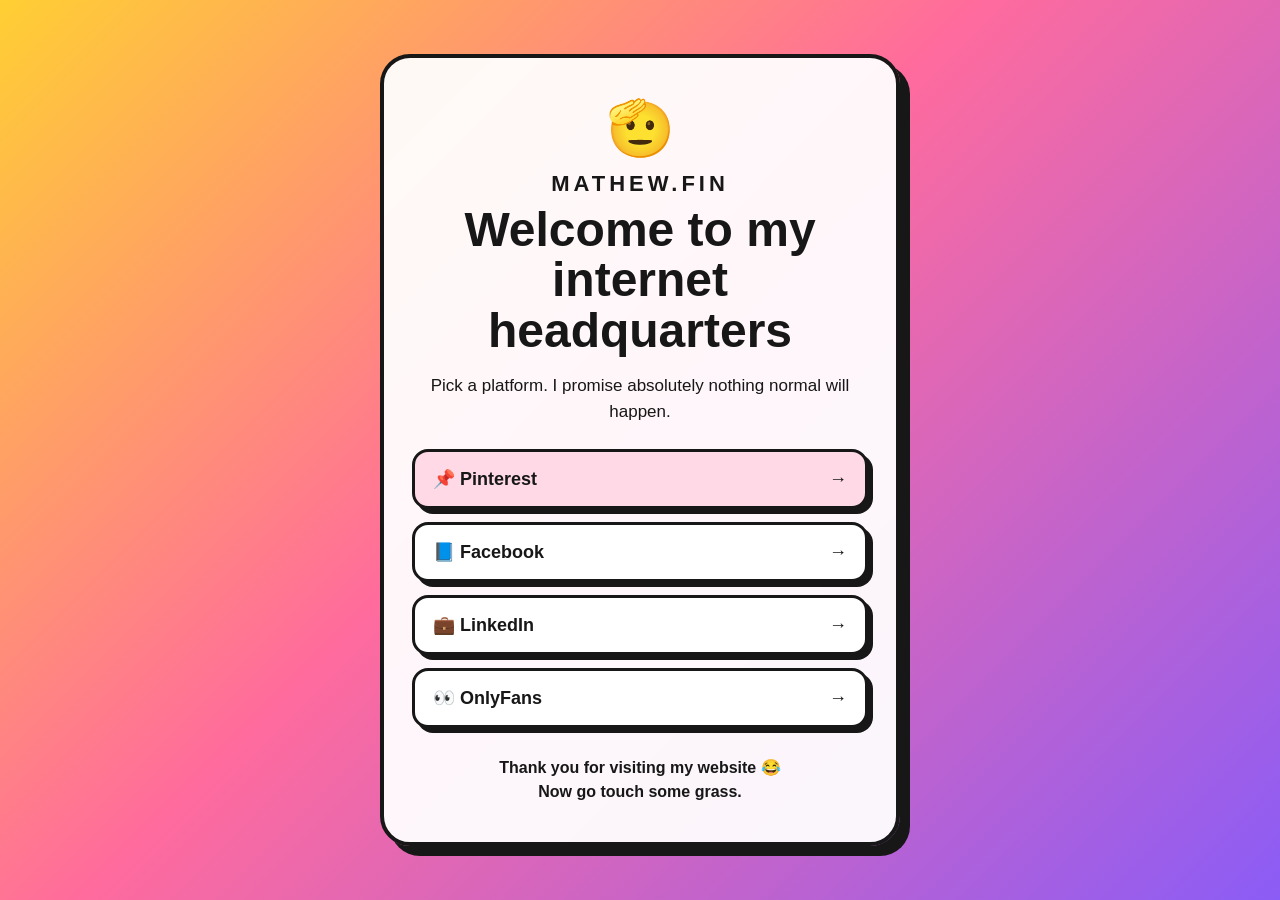
<file: index.html>
<!DOCTYPE html>
<html lang="en">
<head>
<meta charset="UTF-8">
<meta name="viewport" content="width=device-width, initial-scale=1.0">
<title>Oops, You Found Me 😭</title>
<link rel="stylesheet" href="style.css">
</head>
<body>
<main class="card">
  <div class="emoji">🫡</div>
  <p class="name">MATHEW.FIN</p>
  <h1>Welcome to my internet headquarters</h1>
  <p class="subtitle">Pick a platform. I promise absolutely nothing normal will happen.</p>

  <a class="platform pinterest" href="https://pin.it/7q1I1UiJK">📌 Pinterest <span>→</span></a>
  <a class="platform" href="facebook.html">📘 Facebook <span>→</span></a>
  <a class="platform" href="linkedin.html">💼 LinkedIn <span>→</span></a>
  <a class="platform" href="onlyfans.html">👀 OnlyFans <span>→</span></a>

  <p class="thanks">Thank you for visiting my website 😂<br>Now go touch some grass.</p>
</main>
</body>
</html>
</file>
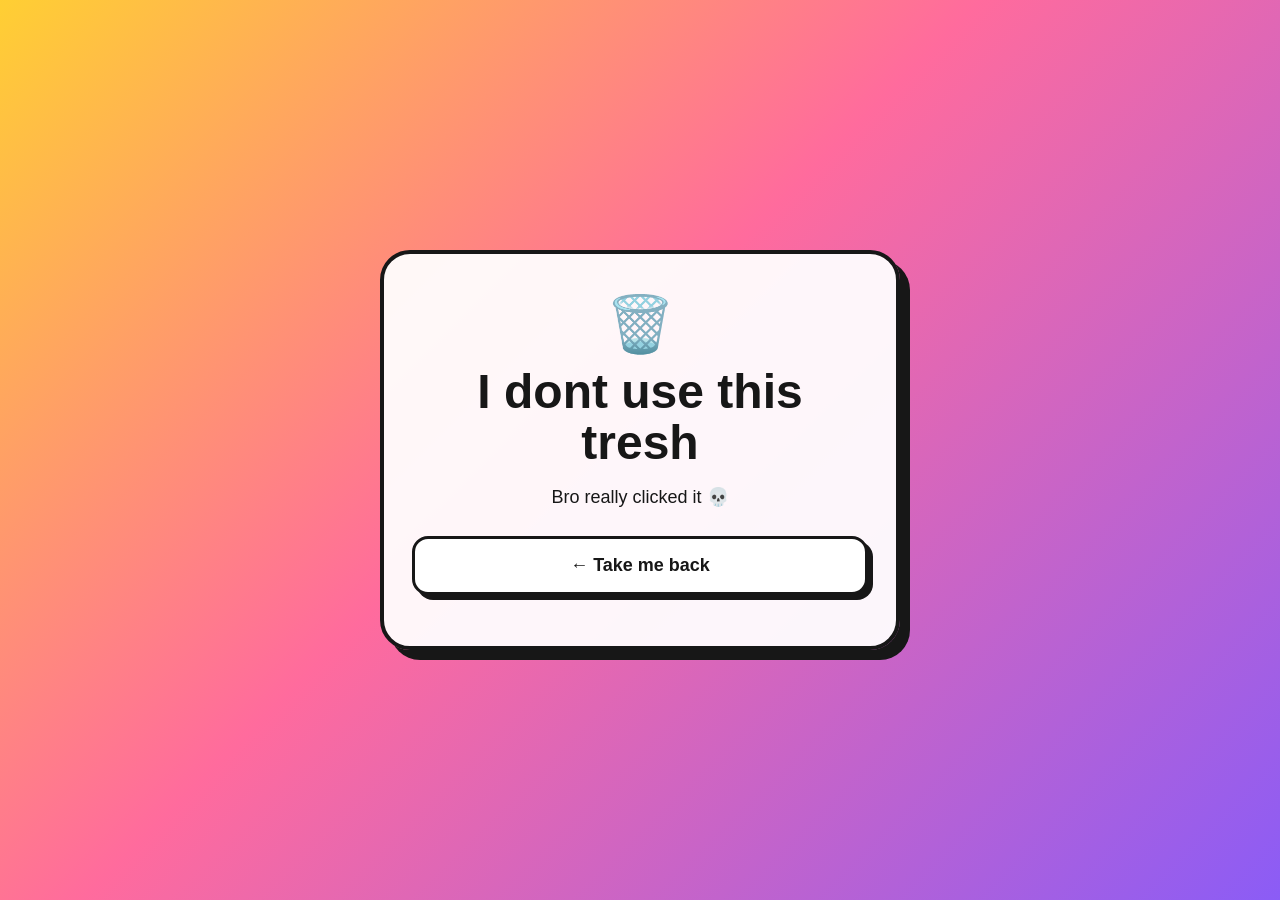
<file: facebook.html>
<!DOCTYPE html>
<html lang="en">
<head><meta charset="UTF-8"><meta name="viewport" content="width=device-width, initial-scale=1.0"><title>Facebook 😭</title><link rel="stylesheet" href="style.css"></head>
<body>
<main class="card message-card">
  <div class="emoji">🗑️</div>
  <h1>I dont use this tresh</h1>
  <p>Bro really clicked it 💀</p>
  <a class="back" href="index.html">← Take me back</a>
</main>
</body>
</html>
</file>
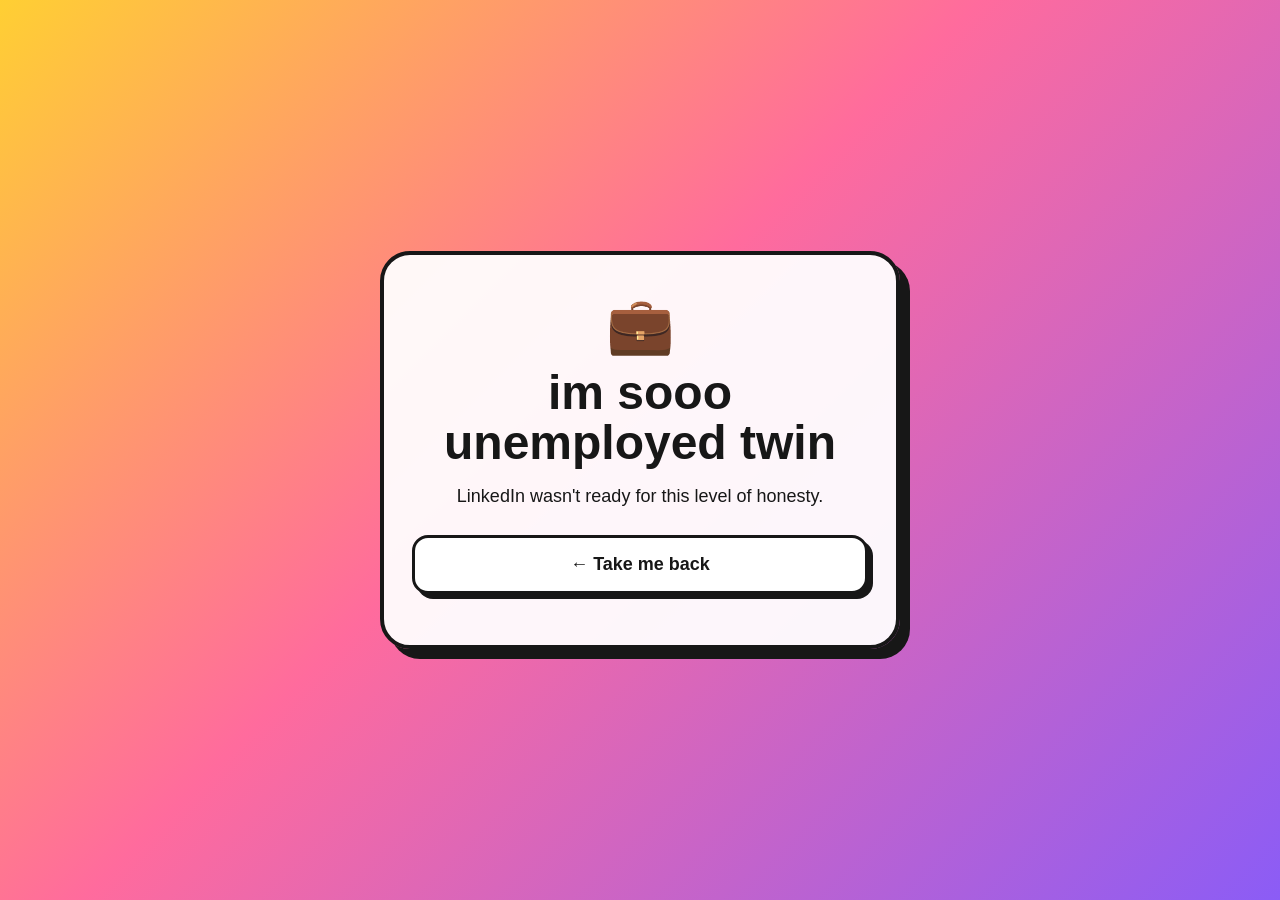
<file: linkedin.html>
<!DOCTYPE html>
<html lang="en">
<head><meta charset="UTF-8"><meta name="viewport" content="width=device-width, initial-scale=1.0"><title>LinkedIn 💀</title><link rel="stylesheet" href="style.css"></head>
<body>
<main class="card message-card">
  <div class="emoji">💼</div>
  <h1>im sooo unemployed twin</h1>
  <p>LinkedIn wasn't ready for this level of honesty.</p>
  <a class="back" href="index.html">← Take me back</a>
</main>
</body>
</html>
</file>
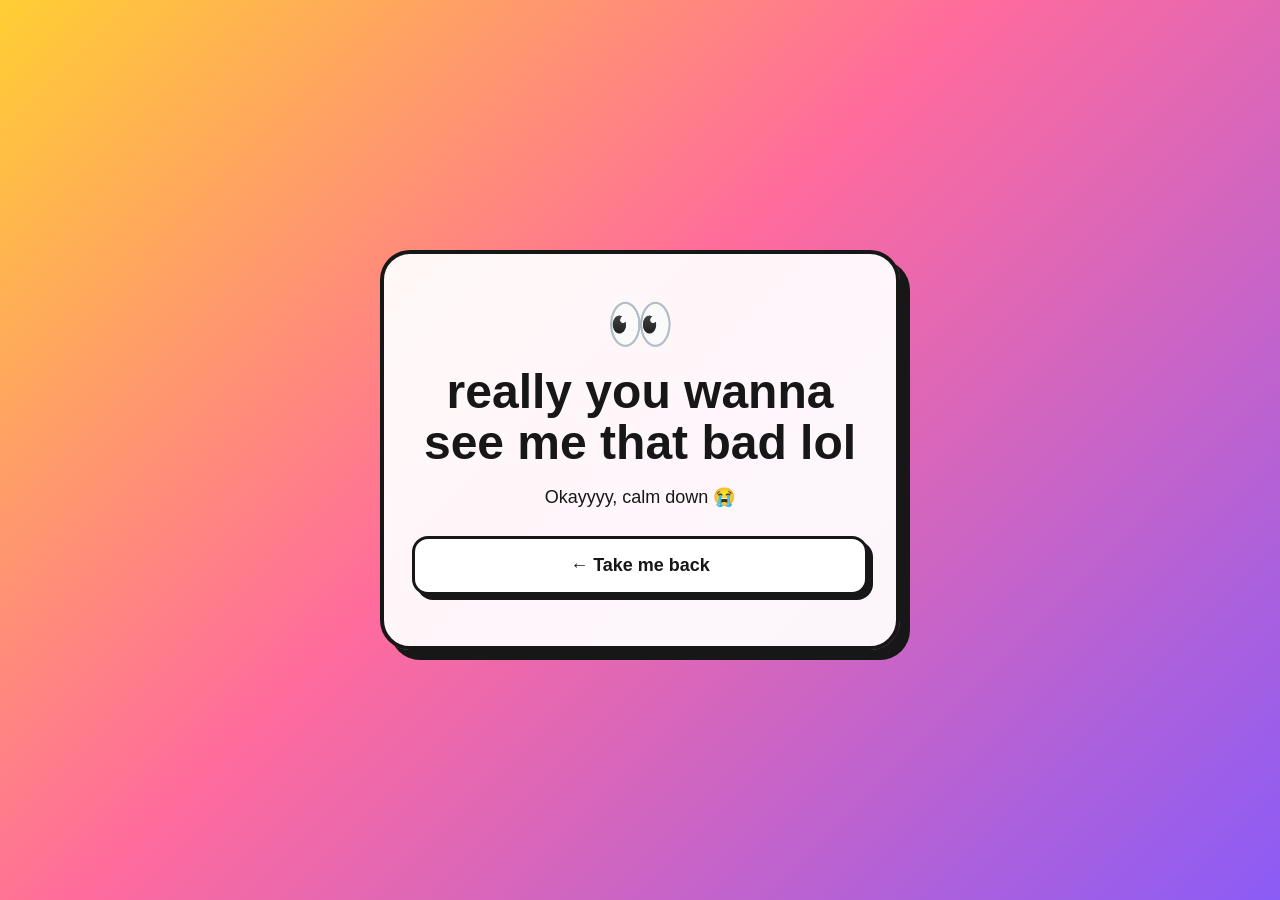
<file: onlyfans.html>
<!DOCTYPE html>
<html lang="en">
<head><meta charset="UTF-8"><meta name="viewport" content="width=device-width, initial-scale=1.0"><title>OnlyFans 👀</title><link rel="stylesheet" href="style.css"></head>
<body>
<main class="card message-card">
  <div class="emoji">👀</div>
  <h1>really you wanna see me that bad lol</h1>
  <p>Okayyyy, calm down 😭</p>
  <a class="back" href="index.html">← Take me back</a>
</main>
</body>
</html>
</file>
<file: style.css>
*{box-sizing:border-box}
body{margin:0;min-height:100vh;display:flex;align-items:center;justify-content:center;padding:24px;background:linear-gradient(135deg,#ffcf33,#ff6b9d 45%,#8b5cf6);font-family:Arial,Helvetica,sans-serif;color:#171717}
.card{width:min(520px,100%);padding:38px 28px;text-align:center;background:rgba(255,255,255,.94);border:4px solid #171717;border-radius:30px;box-shadow:10px 10px 0 #171717}
.emoji{font-size:55px;margin-bottom:10px}
h1{font-size:clamp(30px,7vw,48px);line-height:1.05;margin:8px 0 14px;font-weight:900}
.name{font-size:22px;font-weight:900;letter-spacing:4px;margin:0 0 6px;text-transform:uppercase}.subtitle{font-size:17px;line-height:1.5;margin-bottom:25px}
.platform,.back{display:flex;align-items:center;justify-content:space-between;text-decoration:none;color:#171717;background:#fff;border:3px solid #171717;border-radius:16px;padding:16px 18px;margin:13px 0;font-weight:800;font-size:18px;box-shadow:5px 5px 0 #171717;transition:.15s}
.platform:hover,.back:hover{transform:translate(3px,3px);box-shadow:2px 2px 0 #171717}
.pinterest{background:#ffd9e5}
.thanks{margin:28px 0 0;font-weight:700;line-height:1.5}
.message-card p{font-size:18px;margin:18px 0 28px}
.back{justify-content:center}
</file>
